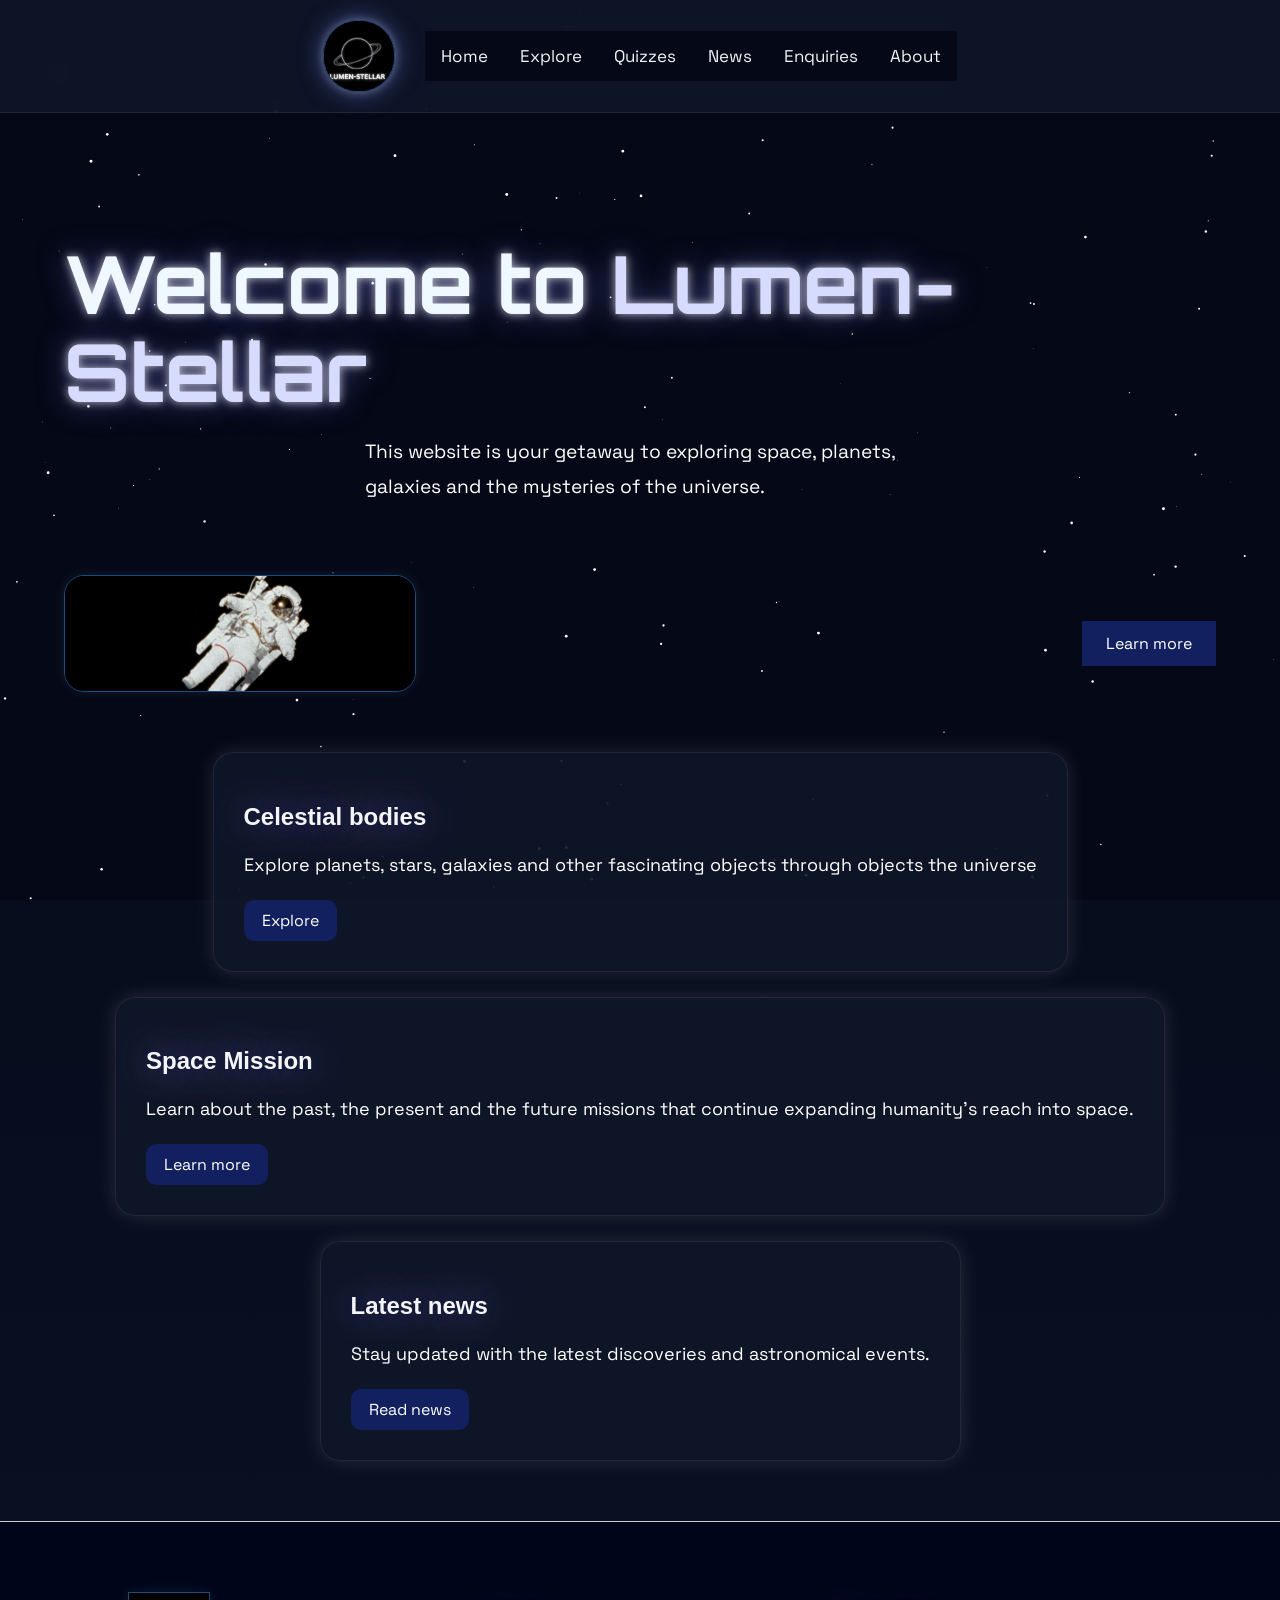
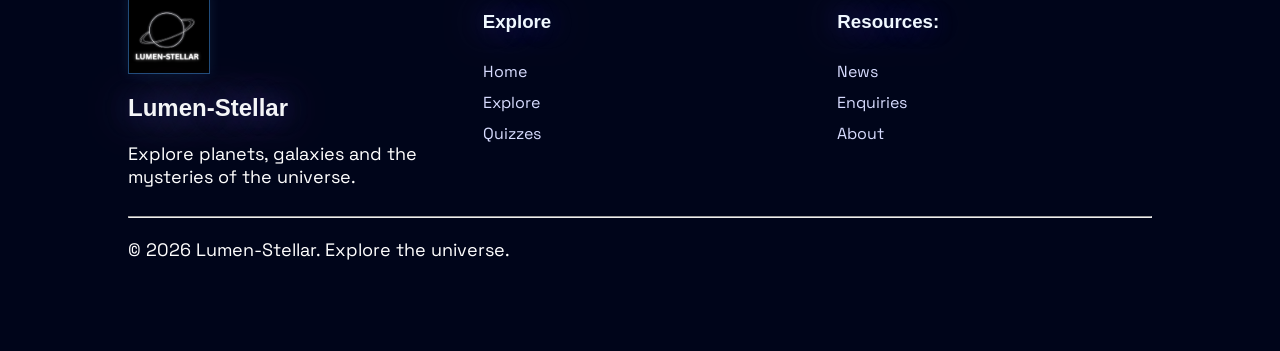
<file: index.html>
<!DOCTYPE html>
<html lang="en">
<head>
  <meta charset="UTF-8">
  <meta name="viewport" content="width=device-width, initial-scale=1.0">
  <title>Space Hub | Space science, Cosmology and Astronomy | Lumen-Stellar</title>
    <!--SEO-->
  <meta name="description" content="Lumen Stellar is an educational astronomy website exploring galaxies, black holes, exoplanets, cosmology, astrobiology and the mysteries of the universe.">
  <meta name="keywords" content="astronomy, exoplanets, astrobiology, stars, universe, astrophysics, science education, space exploration">
  <meta name="author" content="Neo Lebea">
  <!--FOR SEARCH ENGINES-->
  <meta name="robots" content="index, follow"> 
  <!--SOCIAL MEDIA-->
  <meta property="og:title" content="Lumen Stellar">
  <meta property="og:description" content="Explore galaxies, stars, black holes, cosmology and the mysteries of the universe.">
  <meta property="og:type" content="website">

  <link rel="stylesheet" href="css.assets/infoscience.css">
  <link rel="preconnect" href="https://fonts.googleapis.com">
  <link rel="preconnect" href="https://fonts.gstatic.com crossorigin">
  <link rel="stylesheet"  href="https://fonts.googleapis.com/css2?family=Orbitron:wght@500;700&family=Space+Grotesk:wght@300;400;500;700&display=swap">
  <link rel="stylesheet" href="https://cdnjs.cloudflare.com/ajax/libs/font-awesome/4.7.0/css/font-awesome.min.css">
  <link rel="icon" type="image/png" href="Images/LUMEN-STELLAR.png">
 
</head>


<body>
  <!--ADDING STARS-->
  <canvas id="starsCanvas"></canvas>
   
<!--Navigation bar-->
  <nav>
    <div class="logo">
      <img src="Images/LUMEN-STELLAR.png" alt="logo">
    </div>

    <div class="topnav" id="myTopnav">
    <a href="index.html">Home</a>
    <a href="galactic_information.html">Explore</a>
    <a href="quizzes.html">Quizzes</a>
    <a href="space_news.html">News</a>
    <a href="enquiries.html">Enquiries</a>
    <a href="about.html">About</a>
    <a href="javascript:void(0);" class="icon" onclick="myFunction()">
    <i class ="fa fa-bars"></i>
    </a>
  </div>
    
  </nav>
  <main>
    <!--WRAPPING THE HERO SECTION-->
    <div class="container2">
    <section class="hero">
      <div class="herotext">
  <h1>Welcome to <span>Lumen-Stellar</span></h1>

  <p>This website is your getaway to exploring space, 
    planets, galaxies and the mysteries of the universe.</p>
  </div>
  <div class="heroimage">
  <img src = "Images/Hero_shot_NASA.jpg" alt  = "An astronaut" >
  </div>

  <a href="galactic_information.html" class="learnbutton">Learn more</a>

   
    </section>

<!--Grouping my work--> 
 <section class="feature-cards">
   <div class="feature-card">
    <h2>Celestial bodies</h2>
    <p>
      Explore planets, stars, galaxies and other fascinating 
      objects through objects the universe
    </p>
    <a href="infoscience.html">Explore</a>
   </div>

   <div class="feature-card">
    <h2>Space Mission</h2>
    <p>
      Learn about the past, the present and the future missions that 
      continue expanding humanity's reach into space.
    </p>
    <a href="news.html">Learn more</a>
   </div>

   <div class="feature-card">
    <h2>Latest news</h2>
    <p>
      Stay updated with the latest discoveries 
      and astronomical events.
    </p>
    <a href="news.html">Read news</a>
   </div>

 </section>
<!--THE BUTTONS END HERE!-->

</main>

    <footer>
      <div class="footer-grid">
        <div class="footer-brand">
          <img src="Images/LUMEN-STELLAR.png" alt="logo">
          <h2>Lumen-Stellar</h2>
          <p>
            Explore planets, galaxies and the mysteries of the universe.
          </p>
        </div>
        <div class="footer-links">
          <h3>Explore</h3>
            <a href="index.html">Home</a>
            <a href="galactic_information.html">Explore</a>
            <a href="quizzes.html">Quizzes</a>
        </div>

        <div class="footer-links" >
          <h3>Resources:</h3>
           <a href="space_news.html">News</a>
           <a href="enquiries.html">Enquiries</a>
           <a href="about.html">About</a>
        </div>

        
        </div>
      </div>
      <hr>
    <p class="copyright">© 2026 Lumen-Stellar. Explore the universe.</p>
  </footer>

<!--ADDING THE JAVASCRIPT FOR THE STARS-->
<script>
const canvas = document.getElementById("starsCanvas");
const ctx = canvas.getContext("2d");

canvas.width = window.innerWidth;
canvas.height = window.innerHeight;

let stars = [];

const STAR_COUNT = 200;

//CREATING THE STARS
 for (let i = 0;i < STAR_COUNT; i++) {
  stars.push({
    x:Math.random()* canvas.width,
    y:Math.random()*canvas.height,
    radius:Math.random()*1.5,
    speed:Math.random()*0.5 + 0.2
  })
 }
 function animate(){
  ctx.clearRect(0,0, canvas.width, canvas.height);

  ctx.fillStyle = "white";

  for (let i = 0; i < stars.length;i++){
    let s = stars[i];

    ctx.beginPath();
    ctx.arc(s.x,s.y, s.radius,0, Math.PI * 2);
    ctx.fill();


 s.y += s.speed;
  if (s.y > canvas.height) {
    s.y = 0;
    s.x = Math.random() * canvas.width;
  } 
} 
 requestAnimationFrame(animate);
}
 animate();
 //
 window.addEventListener("resize", () => {
  canvas.width = window.innerWidth;
  canvas.height = window.innerHeight;
 });
</script> 
<script src="js.assets/responsivejava.js"></script>
</body>
</html>
</file>
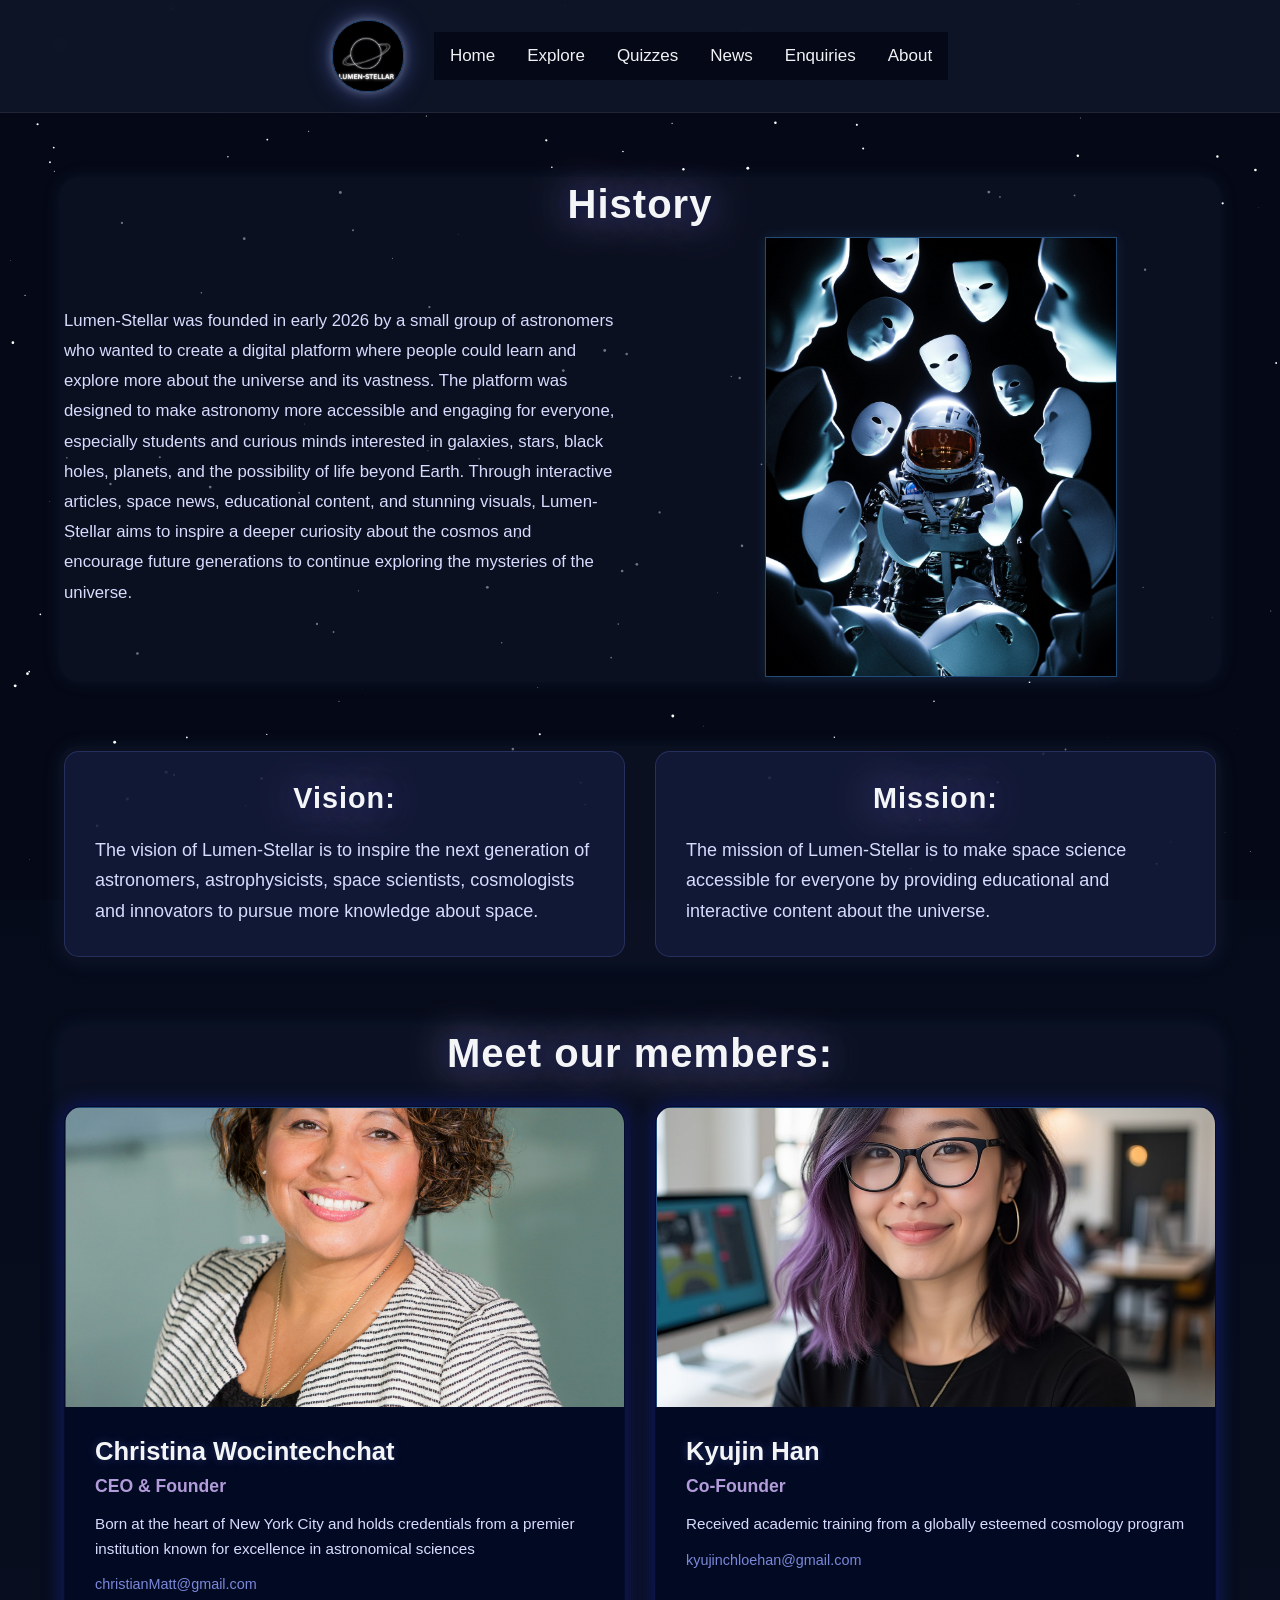
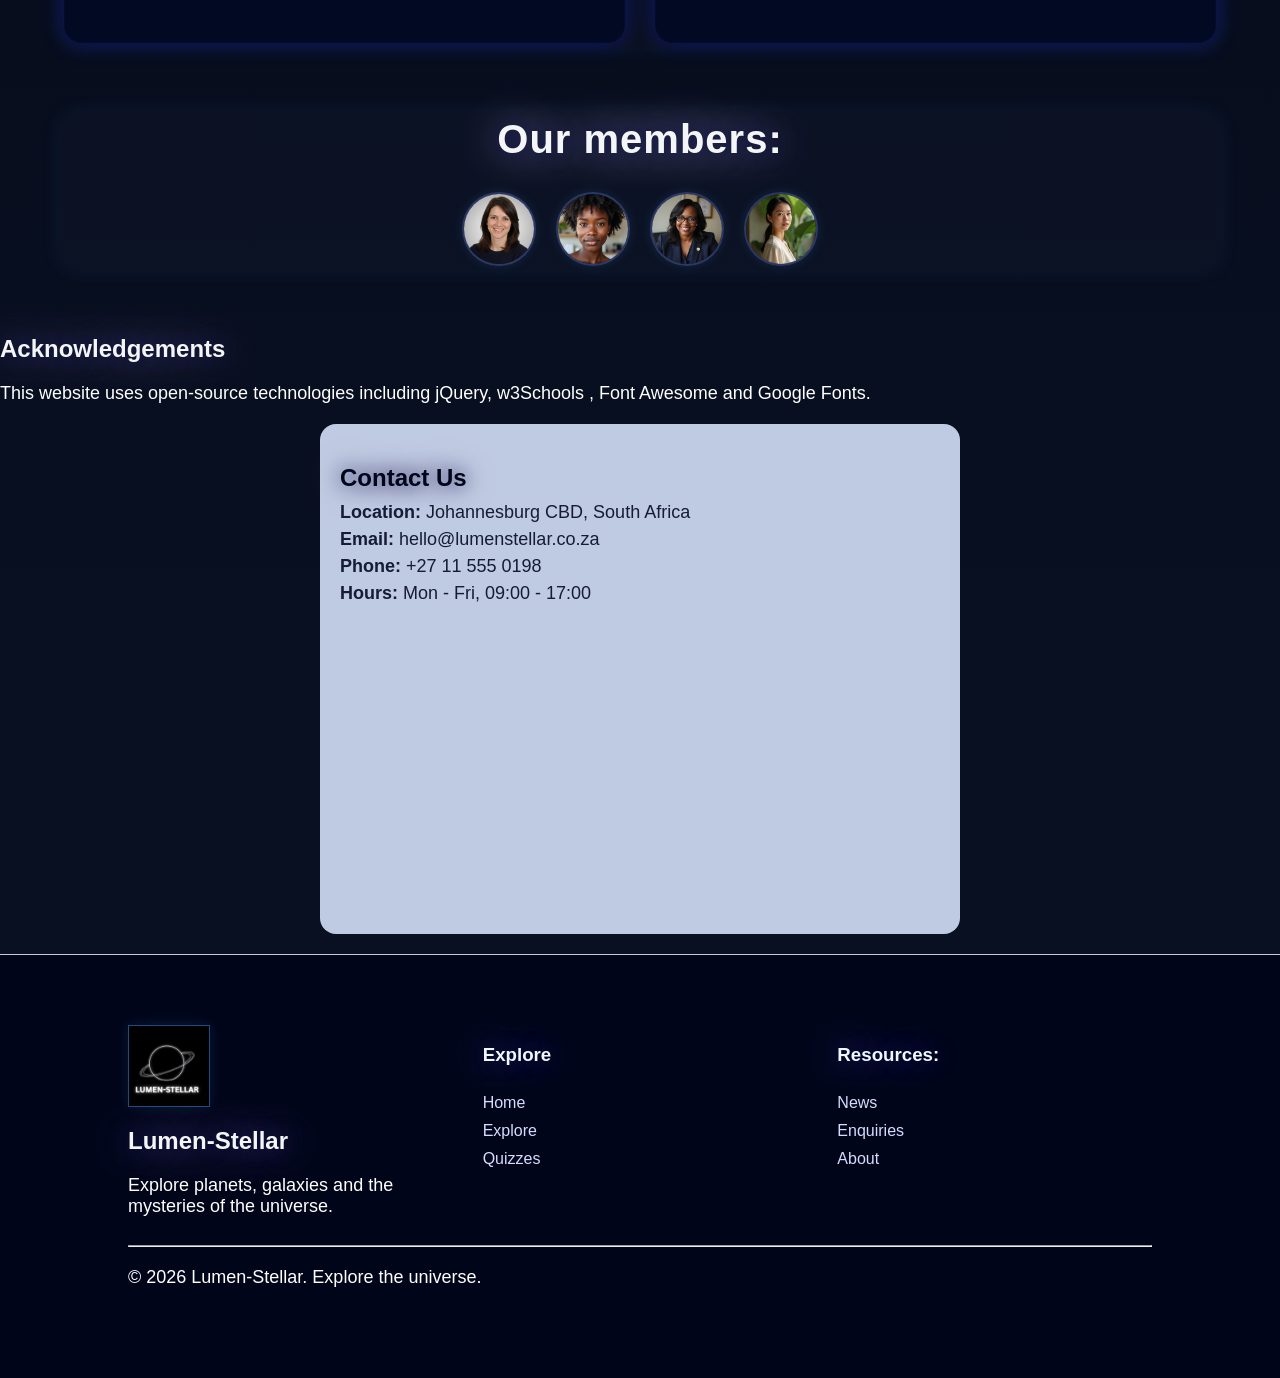
<file: about.html>
<!DOCTYPE html>
<html>
<head>
 <title>About | Space science, Cosmology and Astronomy | Lumen-Stellar</title>
   <!--SEO-->
  <meta name="description" content="Lumen Stellar is an educational astronomy website exploring galaxies, black holes, exoplanets, cosmology, astrobiology and the mysteries of the universe.">
  <meta name="keywords" content="astronomy, exoplanets, astrobiology, stars, universe, astrophysics, science education, space exploration">
  <meta name="author" content="Neo Lebea">
  <!--FOR SEARCH ENGINES-->
  <meta name="robots" content="index, follow"> 
  <!--SOCIAL MEDIA-->
  <meta property="og:title" content="Lumen Stellar">
  <meta property="og:description" content="Explore galaxies, stars, black holes, cosmology and the mysteries of the universe.">
  <meta property="og:type" content="website">
  <meta property="og:image" content="Images/LUMEN-STELLAR (1).png">
  <meta charset="UTF-8">
  <meta name="viewport" content="width=device-width, initial-scale=1.0">
  <link rel="stylesheet" href="css.assets/infoscience.css">
  <link rel="stylesheet" href="https://cdnjs.cloudflare.com/ajax/libs/font-awesome/4.7.0/css/font-awesome.min.css">
  <link rel="icon" type="image/png" href="Images/LUMEN-STELLAR.png">
</head>

<body>
<!--ADDING STARS-->
  <canvas id="starsCanvas"></canvas>
  <nav>
    <div class="logo">
      <img src="Images/LUMEN-STELLAR.png" alt="logo">
    </div>

    <div class="topnav" id="myTopnav">
    <a href="index.html">Home</a>
    <a href="galactic_information.html">Explore</a>
    <a href="quizzes.html">Quizzes</a>
    <a href="space_news.html">News</a>
    <a href="enquiries.html">Enquiries</a>
    <a href="about.html">About</a>
    <a href="javascript:void(0);" class="icon" onclick="myFunction()">
    <i class ="fa fa-bars"></i>
    </a>
  </div>

  </nav>
<!--This is the history and about information behind the website-->
  <main>
  <section class="aboutpage">
    <h2>History</h2>
    <div class="historycontainer">
     <div class="historytext">
	     <p>Lumen-Stellar was founded in early 2026 by a small group of astronomers who 
        wanted to create a digital platform where people could learn and explore more about 
        the universe and its vastness. The platform was designed to make astronomy more accessible and engaging for everyone, especially students and curious minds interested in galaxies, stars, black holes, planets, and the possibility of life beyond Earth. Through interactive articles, space news, educational content, and stunning visuals, Lumen-Stellar aims to inspire a deeper curiosity about the cosmos and encourage future generations to continue exploring the mysteries of the universe.
      </p>
    </div>

  <div class="historyimg">
   <img src = "Images/scientist.jpg" alt  = "Robotic people like mascots" width = 350 height = 300>
  </div>
 </div>
  </section>



<!--VISION AND MISSION SECTION-->
 <section class="aboutpage">
   <div class="visioncontainer">
    <div class="visionbox">
    <h2>Vision:</h2>
	    <p>The vision of Lumen-Stellar is to inspire the next generation of astronomers, 
       astrophysicists, space scientists, cosmologists and innovators to pursue more knowledge about space.
      </p>
    </div>  
    <div class="missionbox">
    <h2>Mission:</h2>
	    <p>The mission of Lumen-Stellar is to make space science accessible for everyone
        by providing educational and interactive content about the universe.
      </p>
    </div>
   </div>
 </section>



<section class="aboutpage">
  <h2>Meet our members:</h2>
  <div class="team-container">
    <div class="team-card">
      <div class="team-image">
        <img src="Images/christina_wocintechchat.jpg" alt="christina" width="300" height="250">
      </div>
        <div class="team-info">
        <h3>Christina Wocintechchat</h3>
        <p class="team-title">CEO &amp; Founder</p>
        <p class="team-bio">Born at the heart of New York City and holds credentials from a premier institution known for excellence in astronomical sciences</p>
        <p class="team-email">christianMatt@gmail.com</p>
        
      </div>
    </div>

  
  <div class="team-card">
    <div class="team-image">
      <img src="Images/worker.jpg" alt="Kyujin" style="width: 100%;">
    </div>
      <div class="team-info">
        <h3>Kyujin Han</h3>
        <p class="team-title">Co-Founder</p>
        <p class="team-bio">Received academic training from a globally esteemed cosmology program</p>
        <p class="team-email">kyujinchloehan@gmail.com</p>
        
      </div>
    </div>
  </div>
 </section>

<section class="aboutpage">
  <h2>Our members:</h2>
  <div class="members-avatars">
    <img src="Images/uifaces-popular-avatar.jpg" alt="Avatar" class="avatar">
    <img src="Images/popularavatar.jpg" alt="Avatar" class="avatar">
    <img src="Images/employee.jpg" alt="Avatar" class="avatar">
    <img src="Images/cofounder.jpg" alt="Avatar" class="avatar">
  </div>
  </main>
</section>

<h2>Acknowledgements</h2>
<p>
This website uses open-source technologies including
jQuery, w3Schools , Font Awesome and Google Fonts.
</p>

<div class="contact-section">
  <h2>Contact Us</h2>
  <p>
    <strong>Location:</strong> Johannesburg CBD, South Africa
  </p>

  <p>
    <strong>Email:</strong> hello@lumenstellar.co.za
  </p>

  <p>
    <strong>Phone:</strong>  +27 11 555 0198
  </p>

  <p>
    <strong>Hours:</strong> Mon - Fri, 09:00 - 17:00
  </p>

  <iframe src="https://www.google.com/maps?q=Johannesburg CBD&output=embed" width="100%" height="300" 
  style="border:0; border-radius: 12px;" loading = "lazy"></iframe>

</div>
<!--contact info ends here-->
  <footer>
      <div class="footer-grid">
        <div class="footer-brand">
          <img src="Images/LUMEN-STELLAR.png" alt="logo">
          <h2>Lumen-Stellar</h2>
          <p>
            Explore planets, galaxies and the mysteries of the universe.
          </p>
        </div>
        <div class="footer-links">
          <h3>Explore</h3>
            <a href="index.html">Home</a>
            <a href="galactic_information.html">Explore</a>
            <a href="quizzes.html">Quizzes</a>
        </div>

        <div class="footer-links" >
          <h3>Resources:</h3>
           <a href="space_news.html">News</a>
           <a href="enquiries.html">Enquiries</a>
           <a href="about.html">About</a>
        </div>

        
        </div>
      </div>
      <hr>
    <p class="copyright">© 2026 Lumen-Stellar. Explore the universe.</p>
  </footer>
<!--ADDING THE JAVASCRIPT FOR THE STARS-->
<script>
const canvas = document.getElementById("starsCanvas");
const ctx = canvas.getContext("2d");

canvas.width = window.innerWidth;
canvas.height = window.innerHeight;

let stars = [];

const STAR_COUNT = 200;

//CREATING THE STARS
 for (let i = 0;i < STAR_COUNT; i++) {
  stars.push({
    x:Math.random()* canvas.width,
    y:Math.random()*canvas.height,
    radius:Math.random()*1.5,
    speed:Math.random()*0.5 + 0.2
  })
 }
 function animate(){
  ctx.clearRect(0,0, canvas.width, canvas.height);

  ctx.fillStyle = "white";

  for (let i = 0; i < stars.length;i++){
    let s = stars[i];

    ctx.beginPath();
    ctx.arc(s.x,s.y, s.radius,0, Math.PI * 2);
    ctx.fill();


 s.y += s.speed;
  if (s.y > canvas.height) {
    s.y = 0;
    s.x = Math.random() * canvas.width;
  } 
} 
 requestAnimationFrame(animate);
}
 animate();
 //
 window.addEventListener("resize", () => {
  canvas.width = window.innerWidth;
  canvas.height = window.innerHeight;
 });
</script> 
<script src="js.assets/responsivejava.js"></script>
</body>
</html>
</file>
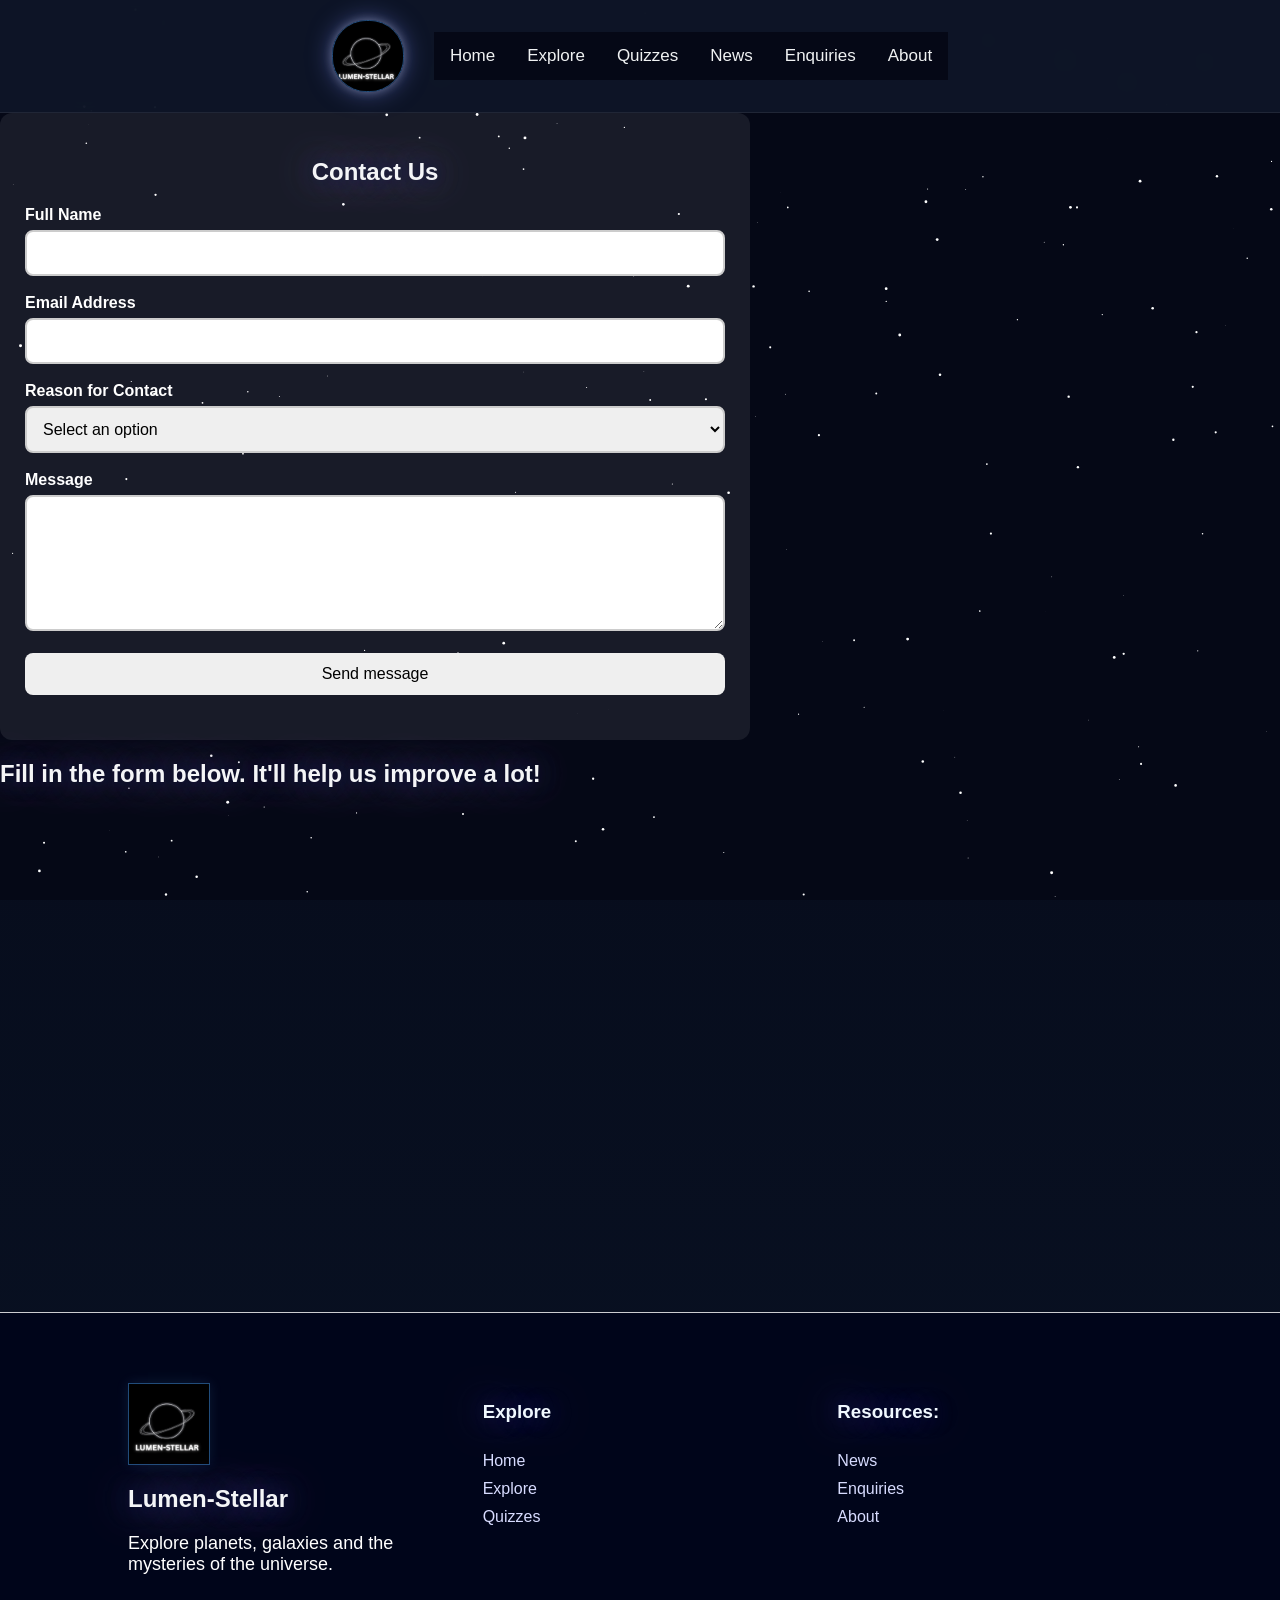
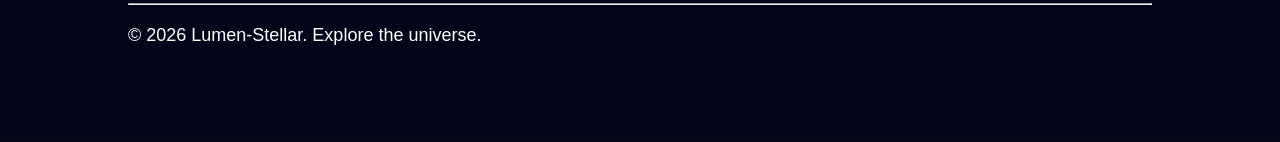
<file: enquiries.html>
<!DOCTYPE html>
<html lang = "en">
<head>
  <meta charset="UTF-8">
  <title>Enquiries | Space science, Cosmology and Astronomy | Lumen-Stellar</title>
    <!--SEO-->
  <meta name="description" content="Lumen Stellar is an educational astronomy website exploring galaxies, black holes, exoplanets, cosmology, astrobiology and the mysteries of the universe.">
  <meta name="keywords" content="astronomy, exoplanets, astrobiology, stars, universe, astrophysics, science education, space exploration">
  <meta name="author" content="Neo Lebea">
  <!--FOR SEARCH ENGINES-->
  <meta name="robots" content="index, follow"> 
  <!--SOCIAL MEDIA-->
  <meta property="og:title" content="Lumen Stellar">
  <meta property="og:description" content="Explore galaxies, stars, black holes, cosmology and the mysteries of the universe.">
  <meta property="og:type" content="website">
  <meta property="og:image" content="Images/LUMEN-STELLAR (1).png">
  <meta charset="UTF-8">
  <meta name="viewport" content="width=device-width, initial-scale=1.0">
  <link rel="stylesheet" href="css.assets/infoscience.css">
  <link rel="stylesheet" href="https://cdnjs.cloudflare.com/ajax/libs/font-awesome/4.7.0/css/font-awesome.min.css">
  <link rel="icon" type="image/png" href="Images/LUMEN-STELLAR.png">
</head>

<body>
<!--ADDING STARS-->
  <canvas id="starsCanvas"></canvas>

<div class="stars-bg" id="starsContainer"></div>

  <nav>
     <div class="logo">
      <img src="Images/LUMEN-STELLAR.png" alt="logo">
    </div>

   <div class="topnav" id="myTopnav">
    <a href="index.html">Home</a>
    <a href="galactic_information.html">Explore</a>
    <a href="quizzes.html">Quizzes</a>
    <a href="space_news.html">News</a>
    <a href="enquiries.html">Enquiries</a>
    <a href="about.html">About</a>
    <a href="javascript:void(0);" class="icon" onclick="myFunction()">
    <i class ="fa fa-bars"></i>
    </a>
  </div>

  </nav>


 <section class="contact-container">
   <h2>Contact Us</h2>
   <form id="contactForm">

     <div class="form-group">
      <label for="name">Full Name</label>
      <input type="text" id="name">
      <small class="error"></small>
     </div>

     <div class="form-group">
      <label for="email">Email Address</label>
      <input type="email" id="email">
      <small class="error"></small>
     </div>

     <div class="form-group">
      <label for="reason">Reason for Contact</label>
      <select id="reason">
        <option value="">Select an option</option>
        <option>General Question</option>
        <option>Website feedback</option>
        <option>Report an error</option>
        <option>Collaboration request</option>
      </select>
       <small class="error"></small>
     </div>

     <div class="form-group">
      <label for="message">Message</label>
      <textarea id="message" rows="6"></textarea>
      <small class="error"></small>
     </div>

     <button type="submit">Send message</button>
     <p id="successMessage"></p>

  </form>
 </section>
  

 <h2>Fill in the form below. It'll help us improve a lot!</h2>

  <iframe src="https://form.typeform.com/to/avon6CQ3" id="typeform-iframe" width="100%" height="500px" 
    style="border: none;"></iframe>
</main>
  
   <footer>
     <div class="footer-grid">
        <div class="footer-brand">
          <img src="Images/LUMEN-STELLAR.png" alt="logo">
          <h2>Lumen-Stellar</h2>
          <p>
            Explore planets, galaxies and the mysteries of the universe.
          </p>
        </div>
        <div class="footer-links">
          <h3>Explore</h3>
            <a href="index.html">Home</a>
            <a href="galactic_information.html">Explore</a>
            <a href="quizzes.html">Quizzes</a>
        </div>

        <div class="footer-links" >
          <h3>Resources:</h3>
           <a href="space_news.html">News</a>
           <a href="enquiries.html">Enquiries</a>
           <a href="about.html">About</a>
        </div>

        
        </div>
      </div>
      <hr>
    <p class="copyright">© 2026 Lumen-Stellar. Explore the universe.</p>
  </footer>
 
<!--ADDING THE JAVASCRIPT FOR THE STARS-->
<script>
const canvas = document.getElementById("starsCanvas");
const ctx = canvas.getContext("2d");

canvas.width = window.innerWidth;
canvas.height = window.innerHeight;

let stars = [];

const STAR_COUNT = 200;

//CREATING THE STARS
 for (let i = 0;i < STAR_COUNT; i++) {
  stars.push({
    x:Math.random()* canvas.width,
    y:Math.random()*canvas.height,
    radius:Math.random()*1.5,
    speed:Math.random()*0.5 + 0.2
  })
 }
 function animate(){
  ctx.clearRect(0,0, canvas.width, canvas.height);

  ctx.fillStyle = "white";

  for (let i = 0; i < stars.length;i++){
    let s = stars[i];

    ctx.beginPath();
    ctx.arc(s.x,s.y, s.radius,0, Math.PI * 2);
    ctx.fill();


 s.y += s.speed;
  if (s.y > canvas.height) {
    s.y = 0;
    s.x = Math.random() * canvas.width;
  } 
} 
 requestAnimationFrame(animate);
}
 animate();
 //
 window.addEventListener("resize", () => {
  canvas.width = window.innerWidth;
  canvas.height = window.innerHeight;
 });
</script> 
<script src="js.assets/responsivejava.js"></script>
<script src="js.assets/enquiries.js"></script>
</body>
</html>
</file>
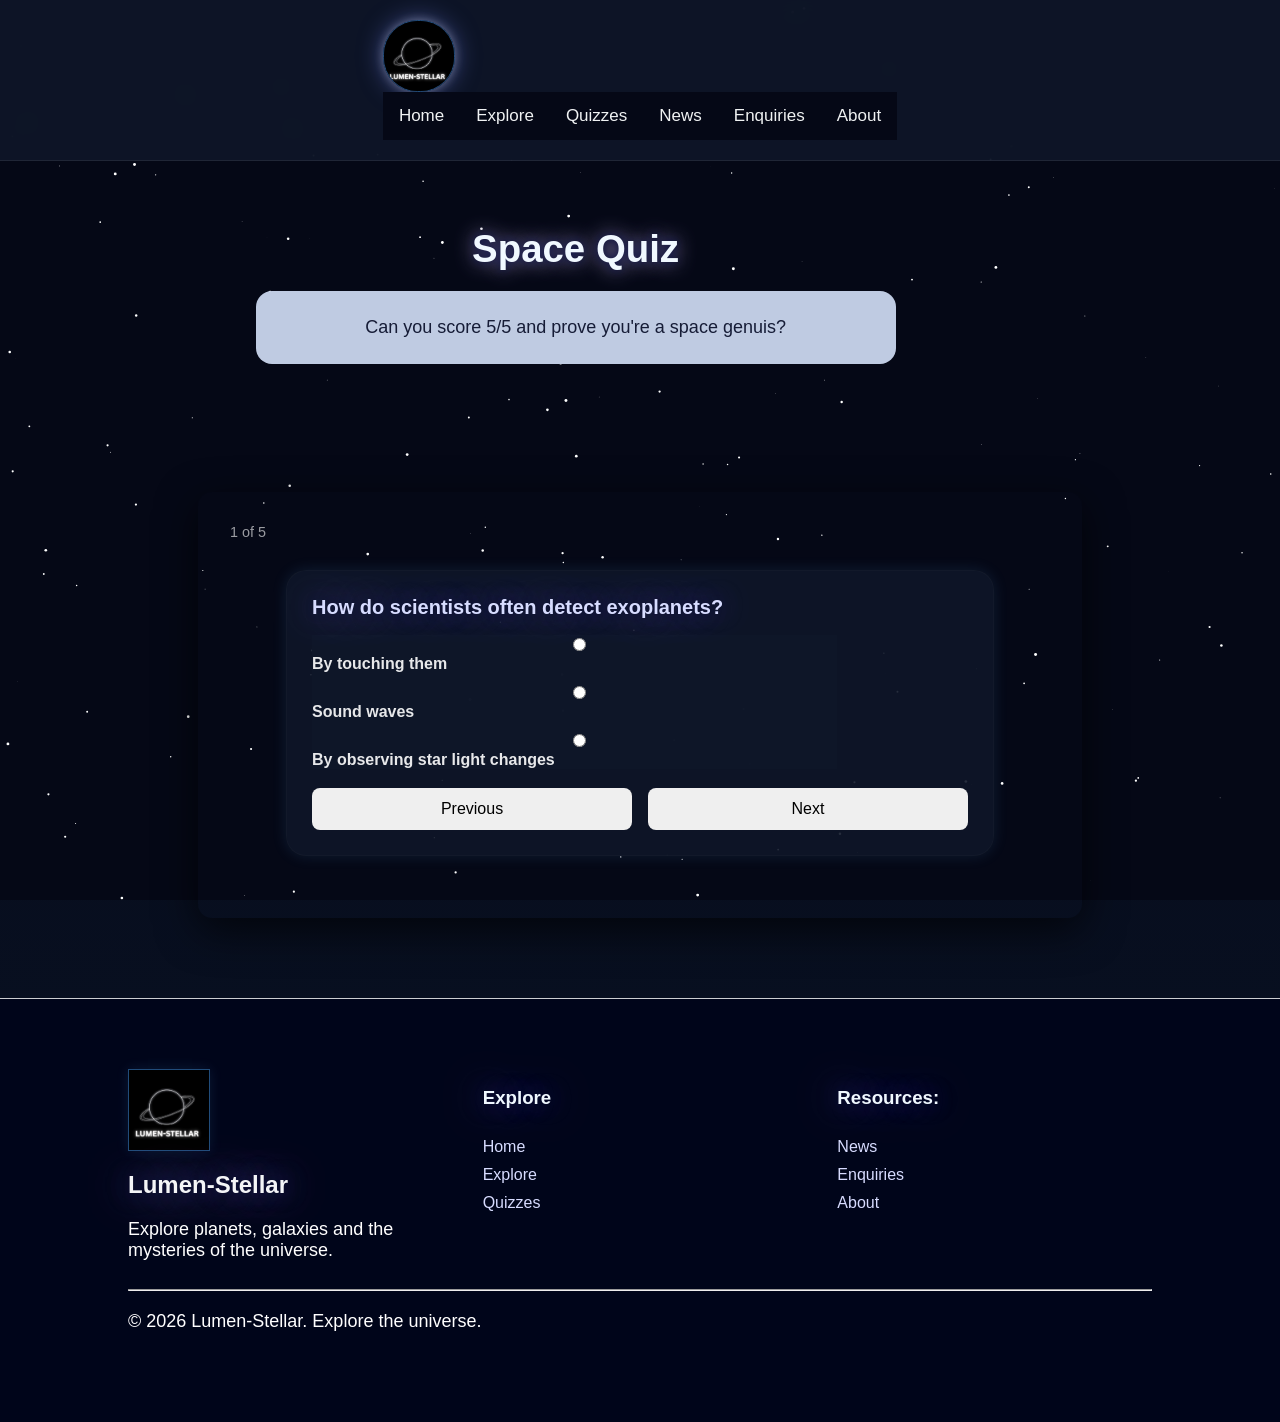
<file: quizzes.html>
<!DOCTYPE html>
<html>
<head>
  <title>Quizzes | Space science, Cosmology and Astronomy | Lumen-Stellar</title>
    <!--SEO-->
  <meta name="description" content="Lumen Stellar is an educational astronomy website exploring galaxies, black holes, exoplanets, cosmology, astrobiology and the mysteries of the universe.">
  <meta name="keywords" content="astronomy, exoplanets, astrobiology, stars, universe, astrophysics, science education, space exploration">
  <meta name="author" content="Neo Lebea">
  <!--FOR SEARCH ENGINES-->
  <meta name="robots" content="index, follow"> 
  <!--SOCIAL MEDIA-->
  <meta property="og:title" content="Lumen Stellar">
  <meta property="og:description" content="Explore galaxies, stars, black holes, cosmology and the mysteries of the universe.">
  <meta property="og:type" content="website">
  <meta property="og:image" content="Images/LUMEN-STELLAR (1).png">

  <meta charset="UTF-8">
  <meta name="viewport" content="width=device-width, initial-scale=1.0">
  <link rel="stylesheet" href="css.assets/infoscience.css">
  <link rel="stylesheet" href="https://cdnjs.cloudflare.com/ajax/libs/font-awesome/4.7.0/css/font-awesome.min.css">
  <link rel="icon" type="image/png" href="Images/LUMEN-STELLAR.png">
</head>


<body>
  <!--ADDING STARS-->
  <canvas id="starsCanvas"></canvas>

<nav class="quiz-nav">
  <div class="logo">
    <img src="Images/LUMEN-STELLAR.png" alt="Logo">

 <div class="topnav" id="myTopnav">
    <a href="index.html">Home</a>
    <a href="galactic_information.html">Explore</a>
    <a href="quizzes.html">Quizzes</a>
    <a href="space_news.html">News</a>
    <a href="enquiries.html">Enquiries</a>
    <a href="about.html">About</a>
    <a href="javascript:void(0);" class="icon" onclick="myFunction()">
    <i class ="fa fa-bars"></i>
    </a>
  </div>
  </div>
  </nav>

  <main>
     <!--title-->
     <section class="quiz-hero">
      <h1>Space Quiz</h1>
      <div class="contact-section">
      <p>Can you score 5/5 and prove you're a space genuis?</p>
      </div>
     </section>

     <!--Quiz block-->
     <section class="quiz-section">
      <div class="quiz-wrapper">

        <div class="quiz-meta">
          <span id ="qNumber">1</span> of 5
        </div>

        <div class="quiz-card">
          <h3 class="quiz-question" id="questionText">
            How do scientists often detect exoplanets?
          </h3>

           <ul class="options" id="answerOptions">
            <li>
              <label>
                <input type="radio" name="answer" value="touch">
                By touching them
              </label>
            </li>

            <li>
              <label>
                <input type="radio" name="answer" value="waves">
                Sound waves
              </label>
            </li>

            <li>
              <label>
                <input type="radio" name="answer" value="star">
                By observing star light changes
              </label>
            </li>
           </ul>

           <div class="quiz-actions">
            <button class="secondary" id="prevBtn">Previous</button>
            <button class="primary" id="nextBtn">Next</button>
           </div>

        </div>
      </div>
     </section>
  </main>

  <!--FOOTER-->
   <footer>
     <div class="footer-grid">
        <div class="footer-brand">
          <img src="Images/LUMEN-STELLAR.png" alt="logo">
          <h2>Lumen-Stellar</h2>
          <p>
            Explore planets, galaxies and the mysteries of the universe.
          </p>
        </div>
        <div class="footer-links">
          <h3>Explore</h3>
            <a href="index.html">Home</a>
            <a href="galactic_information.html">Explore</a>
            <a href="quizzes.html">Quizzes</a>
        </div>

        <div class="footer-links" >
          <h3>Resources:</h3>
           <a href="space_news.html">News</a>
           <a href="enquiries.html">Enquiries</a>
           <a href="about.html">About</a>
        </div>

        
        </div>
      </div>
      <hr>
    <p class="copyright">© 2026 Lumen-Stellar. Explore the universe.</p>
  </footer> 
  
<!--ADDING THE JAVASCRIPT FOR THE STARS-->
<script>
const canvas = document.getElementById("starsCanvas");
const ctx = canvas.getContext("2d");

canvas.width = window.innerWidth;
canvas.height = window.innerHeight;

let stars = [];

const STAR_COUNT = 200;

//CREATING THE STARS
 for (let i = 0;i < STAR_COUNT; i++) {
  stars.push({
    x:Math.random()* canvas.width,
    y:Math.random()*canvas.height,
    radius:Math.random()*1.5,
    speed:Math.random()*0.5 + 0.2
  })
 }
 function animate(){
  ctx.clearRect(0,0, canvas.width, canvas.height);

  ctx.fillStyle = "white";

  for (let i = 0; i < stars.length;i++){
    let s = stars[i];

    ctx.beginPath();
    ctx.arc(s.x,s.y, s.radius,0, Math.PI * 2);
    ctx.fill();


 s.y += s.speed;
  if (s.y > canvas.height) {
    s.y = 0;
    s.x = Math.random() * canvas.width;
  } 
} 
 requestAnimationFrame(animate);
}
 animate();
 //
 window.addEventListener("resize", () => {
  canvas.width = window.innerWidth;
  canvas.height = window.innerHeight;
 });
</script>

<script src="js.assets/quiz.js"></script>
<script src="js.assets/responsivejava.js"></script>  
</body>
</html>
</file>
<file: css.assets/infoscience.css>
body {
  background-color: #050816;
  background-image: linear-gradient(180deg, #050816, #091224);
  color: white;
  margin: 0;
  padding: 0;
  font-family:'Space Grotesk', sans-serif;
}
.logo img{
  width:70px;
  height: 70px;
  border-radius: 48%;
  object-fit: cover;
  box-shadow: 0 0 10px rgba(255,255,255,0.3),
  0 0 25px rgba(120,140,255,0.5);

}
.gallery{
  display: grid;
  grid-template-columns: repeat(auto-fit, minmax(250px, 1fr));
  gap: 15px;
  padding: 20px;
  justify-items: center
}
.gallery-img{
  width: 100%;
  max-width: 250px;
  height: 180px;
  object-fit: cover;
  border-radius: 10px;
  display: block;
}
/*fOR THE QUIZ*/
/*title*/
.quiz-hero{
  max-width: 1100px;
  margin: 2.5rem auto;
  padding: 1.6rem;
  text-align: center;
}
.quiz-hero h1{
  font-size: 2.4rem;
  margin: 0 0 0.4rem;
}
.quiz-hero p{
 margin: 0;
 color: var(--muted-2);
}

 /*the wrapper*/
 .quiz-section{
  padding: 1.5rem 1rem 3rem;
 }

 .quiz-wrapper{
  max-width: 820px;
  margin: 1.2rem auto 2rem;
  padding: 2rem;
  background: var(--wrapper-bg);
  border-radius: 14px;
  box-shadow: 0 12px 40px rgba(0, 0, 0, 0.65);
  border:1 px solid var(--glass-border);
 }

 /*meta line*/
 .quiz-meta{
  color: rgba(255, 255, 255, 0.6);
  font-size: 0.9rem;
  margin-bottom: 1rem;
 }

 /*Inner card*/
 .quiz-card{
  background: var(--card-bg);
  padding: 2rem;
  border-radius: 10px;
  border: 1px solid rgba(255, 255, 255, 0.02);
 }
 
 /*question*/
 .quiz-question{
  color: var(--muted);
  font-size: 1.25rem;
  margin: 0 0 1rem;
  font-weight: 600;
 }

 /*Options*/
 .options{
  list-style:none;
  padding: 0;
  margin: 0 0 1.2rem;
 }
 .options li{
  margin: 0.6rem 0;
 }

 .options label{
  color: rgba(255,255,255,0.9);
  cursor: pointer;
  font-size: 1rem;
 }

 .options input[type = "radio"]{
  margin-right: 0.7rem;
  accent-color: var(--accent);
 }
 /*Button*/
 .quiz-actions{
  display: flex;
  justify-content: space-between;
  gap: 1rem;
  align-items: center;
  margin-top: 0.8rem;
 }
.btn{
  padding: 0.6rem 1rem;
  border-radius: 8px;
  border: none;
  cursor: pointer;
  font-weight: 600;
}
.btn-secondary{
  background: transparent;
  color: rgba(255, 255, 255, 0.9);
  padding: 0.5rem 0.9rem;


}


/*For my images to fit the any type of screen*/
img{
  max-width: 100%;
  height: auto;
  display: block;

}
html, body{
 overflow-x:hidden;
}

/*For my paragraphs(p)*/
p{
 margin:20px auto;
 font-family: "Space Grotesk", sans-serif;
 font-size: large;
}


/*For my unordered lists and ordered lists*/
ul{
 width:80%;
 padding:4px;
 background-color:rgba(15, 23, 41, 0.9);
 margin:20px auto;
 font-family: "Space Grotesk", sans-serif;
 font-size: large;
}

li{
  margin:20px auto;
 font-family: "Space Grotesk", sans-serif;
 font-size: large;
}

ol{
 width:80%;
 padding:4px;
 background-color:rgba(15, 23, 41, 0.9);
 margin:20px auto;
 font-family: Arial, Helvetica, sans-serif;
 font-size: large; 
}
nav{
  padding:20px;
  display: flex;
  justify-content: center;
  align-items: center;
  background-color:rgba(15, 23, 41, 0.9);
  gap: 30px;
  position: sticky;
  top: 0;
  z-index: 1000;
  backdrop-filter: blur(10px);
  border-bottom: 1px solid rgba(255,255,255,0.08);
  flex-wrap: wrap;
}

/*for my navigation bar*/
nav a {
  color:white;
  text-decoration: none;
  padding: 10px 15px;
 
}

nav a:hover{
  background-color: #e2e2ec;
  color: #000;
}
/*for my big headings*/
h1{
  color:aliceblue;
  text-shadow: 0 0 10px #050c46, 0 0 20px #ae9dca;
  font-size: 50px;
  font-family: sans-serif;
}

h2 {
  color: #f4f5f7;  
  text-shadow:0 0 20px #050c46, 0 0 40px #ae9dca ;
  font:large;
  font-family: sans-serif;
}

h3{

  color: aliceblue;
  text-shadow:0 0 20px #050c46, 0 0 40px #a388d1 ;
  font: large;
  font-family: sans-serif;
}

/*AMMENDING THE INFORSCIENCE PAGE*/
.top-section{
  display: flex;
  justify-content: space-between;
  align-items: center;
  gap: 40px;
  margin-bottom: 40px;
}
.text-block{
  max-width: 600px;
}
.dropdown{
  width: 89%;
  margin-bottom: 12px;
}
/*for my images*/
img { 
 background-color: rgba(15, 23, 41, 0.9);
 border:1px solid #214c7a;
 box-shadow: 0 0 12px rgba(90, 185, 255, 0.12);
}

/*for my dropdowns by the infoscience page*/
 details {
 width:75%;
 padding:12px;
 background-color: rgba(15, 23, 41, 0.9);
 border:1px solid #214c7a;
 border-radius: 14px;
 margin:20px auto;
 box-shadow: 0 0 12px rgba(90, 185, 255, 0.12);
 font-family: Arial, Helvetica, sans-serif;
 transition: 0.3 ease;
}
/*tHE HOVER EFFECTS*/
details:hover{
transform: translate(-2px);
box-shadow: 0 0 22px rgba(90, 185, 255, 0.35);
}

/*For my image by the infoscience page*/
.hero{
  display: flex;
  justify-content: space-between;
  align-items: center;
  gap: 50px;
  padding-top: 60px;
  flex-wrap: wrap;
  max-width: 1200px;
  margin: auto;
}
.herotext h1{
  font-size: 5rem;
  line-height: 1.1;
  margin-bottom: 20px;
  font-family: 'Orbitron', sans-serif;
  text-shadow: 0 0 10px rgba(255,255,255,0.7), 0 0 30px rgba(130,140,255,0.5);
}
.herotext span{
 color: #d7dcff;
}
.herotext p{
  font-size: 1.2rem;
  max-width: 550px;
  line-height: 1.8;

}
.heroimage{
  flex: 1;
  min-width: 300px;
  position: relative;
}
.heroimage img {
 width: 350px;
 height: auto;
 border-radius: 20px;
}

.facts-section{
  display: flex;
  gap: 30px;
  padding: 40px;
  flex-wrap: wrap;
  align-items: stretch;
}
.feature-cards{
  display: flex;
  justify-content: center;
  gap: 25px;
  flex-wrap: wrap;
  margin: 60px 0;
}
.feature-card{
  width: 320 px;
  padding: 30px;
  border-radius: 20px;
  background: rgba(15, 23, 41, 0.9);
  border: 1px solid rgba(255, 255, 255, 0.08);
  box-shadow: 0 0 20px rgba(255, 255, 255, 0.12);
  transition: 0.3s;
}
.feature-card:hover{
  transform: translateY(-5px);
  box-shadow: 0 0 20px rgba(90, 185, 255, 0.25) ;
}
.feature-card h2{
  margin-bottom: 15px;
}
.feature-card p{
  margin-bottom: 20px;
  line-height: 1.6;
}
.feature-card a{
  display: inline-block;
  padding: 10px 18px;
  border-radius: 10px;
  background: #13205f;
  color: white;
  text-decoration: none;
}
.feature-card a:hover{
  background: #1b2b5a;
}
.container2{
  width: 90%;
  max-width: 1300px;
  margin: auto;
}
.learnbutton{
  display: inline-block;
  margin-top: 20px;
  padding: 12px 24px;
  background:#13205f;
  color: white;
  text-decoration: none;
}
.learnbutton:hover{
  background: #1b2b5a;
}
/*THE BUTTONS*/
.tab{
  display: flex;
  flex-direction: column;
  gap: 15px;
}
.tab button{
  background:#111c3d;
  color: white;
  border: none;
  padding: 15px;
  border-radius: 15px;
  cursor: pointer;
  transition: 0.3s;
}
.tab button:hover{
  background:#1b2b5a;
  transform: translate(-3px);
}

/*Footer*/
footer{
  background: #00051a;
  padding: 70px 10%;
  border-top: 1px solid rgba(255, 255, 255, 0.8);
}
.footer-grid{
  display: grid;
  grid-template-columns: repeat(auto-fit,minmax(220px,1fr));
  gap: 40px;
}
.footer-links{
  display: flex;
  flex-direction: column;
  gap: 10px;
}
.footer-brand img{
  width: 80px;
  margin-bottom: 15px;
}
.footer-links a{
  text-decoration: none;
  color: #d7dcff;

}
.footer-links a:hover{
  color: white;
}
.footer hr{
  margin: 40px 0;
  border: none;
  border-top: 1px solid rgba(255, 255, 255, 0.8);
}
footer h2{
  text-align: left;
}
/*TO MAKE SURE IT IS ALL RESPONSIVE*/
@media(max-width:768px){
.herotext h1{
  font-size: 2.5rem;
}
.hero{
  padding: 30px;
  flex-direction: column;
  text-align: center;
}
.facts-section{
  padding: 20px;
}
nav{
  flex-direction: column;
  gap: 10px;
}
.heroimage img{
 width: 100%;
 max-width: 350px;
 margin: auto;
}

}
  

/*ALL MY PSEUDOCLASSES*/
.specPic{
   margin:auto;
   display: block;
   max-width: 100%;
   height: auto;
 
}

.clock img{
 display: block;
 margin: 0 auto;
 max-width: 100%;
 height: auto;
}
.imgBigbang{
  text-align: left;
  max-width: 100%;
  height: auto;
  display: block;
}

.imgEarth{
  text-align: center;
  max-width: 100%;
  height: auto;
  display: block;
}

.imgOrange{
  text-align: left;
  max-width: 100%;
  height: auto;
  display: block;
}

.avatar{
  vertical-align: middle;
  width: 50px;
  height: 50px;
  border-radius: 50%;
}

/*MY PSEUDOCLASSES FOR SOCIALS ICONS*/
/*Style icon*/
.iconbar{
  display: flex;
  justify-content: center;
  flex-wrap: wrap;
  gap: 15px;
  align-items: center;
}
.iconbar a{
  display: block;
  text-align: center;
  padding: 16px;
  transition: all 0.3s ease;
  color: white;
  font-size: 20px;
}
/*Styling them in color*/
.iconbar a:hover{
 background-color: #000;
}
.facebook{
  background: #3B5998;
  color: white;
}
.twitter{
  background: #55ACEE;
  color: white;
}
.google{
  background: #3952dd;
  color: white;
}
.linkedin{
  background: #007bb5;
  color: white;
}
.youtube{
  background:#bb0000;
  color: white;
}

/*2 columns for the members profile*/
.column{
  float: left;
  width: 33.3%;
  margin-bottom: 16px;
  padding: 0 8px;
}
/*adding shadows for effect*/
.card{
  box-shadow:  0 4px 8px 0 rgba(0, 0, 0, 0.2);
}

.container{
  padding: 0 16px;
}
/*Clear floats*/
.container::after, .row::after{
  content: "";
  clear: both;
  display: table;
}
.title{
  display: ruby;
  color:aliceblue;
  text-shadow: 0 0 10px #050c46, 0 0 20px #ae9dca;
}
.button{
  border: #050816;
  outline:0;
  display: inline-block;
  padding: 8px;
  color: aliceblue;
  text-align: center;
  cursor: pointer;
  width: 100%;
}
.button:hover{
  background-color:#091224 ;
}
.box{
  display: flex;
  background-color: #091224;
}
.box div{
  background-color: #050816;
  margin: 10px;
  padding: 10px;
  font-size: 30px;
}

/*FOR THE STARS*/
#starsCanvas{
  position: fixed;
  top: 0;
  left: 0;
  width: 100%;
  height: 100%;
  z-index: -1;
  display: block;
  background: #050816;
}
body, main, nav {
  position: relative;
  z-index: 1;
}

.stars{
  position: fixed;
  top: 0;
  left: 0;
  width: 100%;
  height: 100%;
  background: black;
  z-index: -1;
}

.stars::after{
  content: "";
  position: absolute;
  width: 2px;
  height: 2px;
  background: transparent;
  box-shadow:
    20px 30px white,
    50px 80px white,
    120px 200px white,
    300px 400px white,
    500px 600px white,
    700px 100px white,
    900px 300px white,
    1100px 500px white,
    1300px 200px white,
    1500px 700px white,
    200px 900px white,
    400px 1000px white;
  animation: starsMove 120s linear infinite;
}

.stars::before {
  content: "";
  position: absolute;
  width: 3px;
  height: 3px;
  background: transparent;
  box-shadow:
  80px 120px white,
  250px 300px white,
   600px 450px white,
  1000px 700px white,
 1400px 900px white;
  animation: starsMove 200s linear  infinite;
  opacity: 0.7;
}

@keyframes starsMove {
  from { transform: translateY(0); }
  to { transform: translateY(-1000px); }
}

/*MODIFYING THE QUIZ SECTION USING A PSEUDOCLASS*/
.quiz-card{
  width: 80%;
  margin: 30px auto;
  padding: 25px;
  border-radius: 20px;
  background: rgb(15, 23, 41, 0.9);
  border: 1px solid rgba (255,255,255,0.08);
  box-shadow: 0 0 15px rgba(90, 185, 255, 0.12);
}
.quiz-card:hover{
  transform: translateY(-3px);
  transition: 0.3s;
}
.quiz-hero{
  text-align: center;
  margin: 40px 0;
}
.quiz-title{
  text-align: center;
  font-size: 3rem;
  margin-top: 40px;
}
.quiz-question{
  color: #d7dcff;
}
.challenge{
  width: 80%;
  text-align: center;
  padding: 25px;
  border-radius: 20px;
  margin: 30 px auto;
  border-radius: 20px;
  background: rgba(20, 20, 70, 0.9);
}
.newstitle{
  text-align: center;
  margin-top: 40px;
}
.newssubtitle{
  display: block;
  text-align: center;
  margin-bottom: 40px;
}
.newscontainer{
  width: 90%;
  max-width: 1200px;
  margin: auto;
  padding: 20px;
}
.newscard{
  background: rgba(15, 23, 41, 0.9);
  border: 1px solid rgba (255,255,255,0.08);
  border-radius: 20px;
  padding: 25px;
  margin-bottom: 25px;
  transition: 0.3s ease;
  box-shadow: 0 0 15px rgba(90, 185, 255, 0.12) ;
}
.newscard:hover{
  transform: translateY(-5px);
  box-shadow: 0 0 25px rgba(90, 185, 255, 0.25);
}
.newscard h3{
  display: block;
  margin-bottom: 15px;
  color: white;
}
.newscard p{
  margin: 0;
  line-height: 1.8;
}
.newsimg img{
 width: 100%;
 max-width: 350px;
 margin: auto;
}

/*TO MODIFY THE ABOUT PAGE*/
.aboutpage{
  width: 90%;
  max-width: 1200px;
  margin: 5% auto;
  padding: 5px;
  border-radius: 20px;
  background: rgba(15,23, 41, 0.6);
  border: 1px solid  rbga rgba(255,255,255,0.08);
  box-shadow:  0 0 20px rgba(90, 185, 255, 0.08);
  animation: fadeIn 0.6s ease-in;
}
 @keyframes fadeIn {
  from {
    opacity: 0;
    transform: translateY(20px);
  }
   to{
    opacity: 1;
    transform: translateY(0);
   }
 }
.aboutpage h2{
  text-align: center;
  margin-top: 0;
  margin-bottom: 10px;
  font-size: 2.5rem;
  letter-spacing: 1px;
}

/*HISTORY*/
.historycontainer{
  display: flex;
  gap: 50px;
  align-items: center;
  flex-wrap: wrap;
}
.historytext{
  flex: 1;
  min-width: 300px;
}
.historytext p{
  line-height: 1.8;
  font-size: 1.05rem;
  margin: 0;
  color: #d7dcff;
}
.historyimg{
  flex: 1;
  min-width: 300px;
  display: flex;
  justify-content: center;
}
.historytext img{
  width: 100%;
  max-width: 400px;
  height: auto;
  border-radius: 15px;
  transition: 0.3s ease;
}
.historytext img:hover{
  transform: scale(1.05);
  box-shadow: 0 0 30px rgba(90, 185, 255, 0.25);
}
/*VISION*/
.visioncontainer{
  display: grid;
  grid-template-columns: 1fr 1fr;
  gap: 30px;

}
.visionbox, .missionbox{
  padding: 30px;
  border-radius: 15px;
  background: rgba(20, 28, 60, 0.8);
  border: 1px solid rgba(120, 140, 255, 0.2);
  transition: 0.3s ease;
}
.visionbox h2, .missionbox h2{
 margin-top: 0;
 font-size: 1.8rem;
 margin-bottom: 20px;
}
.visionbox p, .missionbox p{
  margin: 0;
  line-height: 1.7;
  color: #d7dcff;
}
.team-container{
  display: grid;
  grid-template-columns: repeat(auto-fit, minmax(350px, 1fr));
  gap: 30px;
  margin-top: 30px;
}
.team-card{
  background: rgba(3, 9, 36, 0.9);
  border: 1px solid rgba(14, 24, 82, 0.2);
  border-radius: 18px;
  overflow: hidden;
  transition: 0.3s ease;
  box-shadow: 0 0 20px rgba(14, 24, 109, 0.973);
}
.team-card:hover{
  transform: translateY(-10px);
  box-shadow: 0 0 35px rgba(10, 21, 82, 0.993);
  border-color: rgba(3, 11, 58, 0.884);
}
.team-image{
  width: 100%;
  overflow: hidden;
  height: 300px;
  background: linear-gradient(135deg, rgba(120, 140, 255, 0.1), rgba(5, 3, 78, 0.1));
}
.team-image img{
  width: 100%;
  height: 100%;
  object-fit: cover;
  transition: 0.3s ease;
}
.team-card:hover .team-image img{
  transform: scale(1.08);
}
.team-info{
  padding: 30px;
}
.team-info h3{
  margin: 0 0 10px 0;
  font-size: 1.6rem;
  color:  #f4f5f7;
  text-shadow: 0 0 10px rgba(120, 140, 255, 0.3);
}
.team-title{
  color: #b19cd9;
  font-weight: bold;
  margin: 0 0 15px 0;
  font-size: 1.1rem;
}
.team-bio{
  color: #d7dcff;
  line-height: 1.6;
  margin: 0 0 15px 0;
  font-size: 0.95rem;
}
.team-email{
  color: #7a88d9;
  margin:  0 0 20px 0;
  font-size: 0.9rem;
  word-break: break-all;
}
.button{
 width: 100%;
 padding: 12px;
 background: linear-gradient(135deg, #13205f,#1b2b5a);
 color: white;
 border: none;
 border-radius: 10px;
 cursor: pointer;
 font-size: 1rem;
 font-weight: bold;
 transition: 0.3s ease;
 margin: 0;
}
.button:hover{
  background: linear-gradient(135deg,#1b2b5a ,#243d7a);
  transform: translateY(-2px);
  box-shadow: 0 5px 15px rgba(90, 185, 255, 0.3);
}
.members-avatars{
  display: flex;
  justify-content: center;
  align-items: center;
  gap: 20px;
  flex-wrap: wrap;
  margin-top: 30px;
}
.avatar{
  width: 70px;
  height: 70px;
  border-radius: 50%;
  border: 2px solid rgba(120, 140, 255, 0.3);
  transition: 0.3s ease;
  cursor: pointer;
}
.avatar:hover{
  transform: scale(1.15);
  border-color: rgba(120, 140, 255, 0.8);
  box-shadow: 0 0 20px rgba(90,185,255, 0.4);
}

/*FOR RESPONSIVE DESIGN*/
@media(max-width: 786px){
 .aboutpage{
  margin: 30px auto;
  padding: 25px;
 }

 .aboutpage h2{
  font-size: 1.8rem;
  margin-bottom: 25px;
 }

 .historycontainer{
  gap: 30px;
  flex-direction: column;
 }

 .visioncontainer{
  grid-template-columns: 1fr;
  gap: 25px;
 }
 .team-container{
  grid-template-columns: 1fr;
  gap: 30px;
 }
 .team-info{
  padding: 20px;
 }
 .members-avatars{
  gap: 15px;
 }
 .avatar{
  width:60px;
  height: 60px;
 }
}

@media(max-width: 480px){
 .aboutpage{
  margin: 20px auto;
  padding: 15px;
 }
 .aboutpage h2{
  font-size: 1.5rem;
  margin-bottom: 20px;
 }
 .historytext p{
  font-size: 0.95rem;
 }
 .team-info h3{
  font-size: 1.3rem;
 }
 .button{
  padding: 10px;
  font-size: 0.9rem;
 }
 .avatar{
  width: 50px;
  height: 50px;
 }
}

/*CONTACT INFROMATION*/
.contact-section{
  max-width: 600px;
  margin: 20px auto;
  padding: 20px;
  background: #bfcbe2;
  border-radius: 16px;
  font-family: Arial, sans-serif;
}

.contact-section p{
  margin: 6px 0;
  color: rgba(3, 9, 36, 0.9);
}

.contact-section h2{
  margin-bottom: 10px;
  color: #00051a;
}

/*for the responsive nav*/
.topnav{
  background-color: #050816;
  overflow: hidden;
}

.topnav a{
  float: left;
  display: block;
  color: #f0f2f3;
  text-align: center;
  padding: 14px 16px;
  text-decoration: none;
  font-size: 17px;
}

.topnav a:hover{
  background-color: #091224;
  color: #b2b3c2;
}
.topnava.active{
  background-color: bisque;
  color: wheat;
}
.topnav .icon{
 display: none;
}

/*ADDING MEDIA QUERIES*/
@media screen and (max-width: 600px) {
  .topnav a:not(:first-child) {display: none;}
  .topnav a.icon {
    float: right;
    display: block;
}
}

@media screen and (max-width: 600px) {
  .topnav.responsive {position: relative;}
  .topnav.responsive a.icon {
    position: absolute;
    right: 0;
    top: 0;
  }

.topnav.responsive a {
    float: none;
    display: block;
    text-align: left;
  }
}
.contact-container{
  background: rgba(255,255,255,0.08);
  border-radius: 12px;
  padding: 25px;
  max-width: 700px;
  margin: 50 px auto;

}

.contact-container h2{
  text-align: center;
  margin-bottom: 20px;
}
.form-group{
  margin-bottom: 18px;
}
label{
  display: block;
  margin-bottom: 6px;
  font-weight: bold;
}
input,select,textarea{
  width: 100%;
  padding: 12px;
  border: 2px solid #ccc;
  border-radius: 8px;
  box-sizing: border-box;
  font-size: 1rem;
}

input:focus, select:focus, textarea:focus{
  outline: none;
  border-color: #7d5fff;

}
.error{
  color: red;
  font-size: 0.85rem;
  display: block;
  margin-top: 5px;
}

.error-border{
  border-color: red;
}
.success-border{
  border-color: green;
}
button{
  width: 100%;
  padding: 12px;
  border: none;
  border-radius: 8px;
  cursor: pointer;
  font-size: 1rem;
}

#successMessage{
  color: limegreen;
  text-align: center;
  margin-top: 15px;
  font-weight: bold;
}

/*for search bar*/
.search-container{
    text-align: center;
    margin: 30px 0;
}

#searchInput{
  width: 70%;
  max-width: 500px;
  padding: 12px 20px;
  border-radius: 25px;
  border: 2px solid white;
  background: rgba(255,255,255,0.1);
  color: white;
  font-size: 1rem;
}

#searchInput::placeholder{
    color: #ddd;
}
</file>
